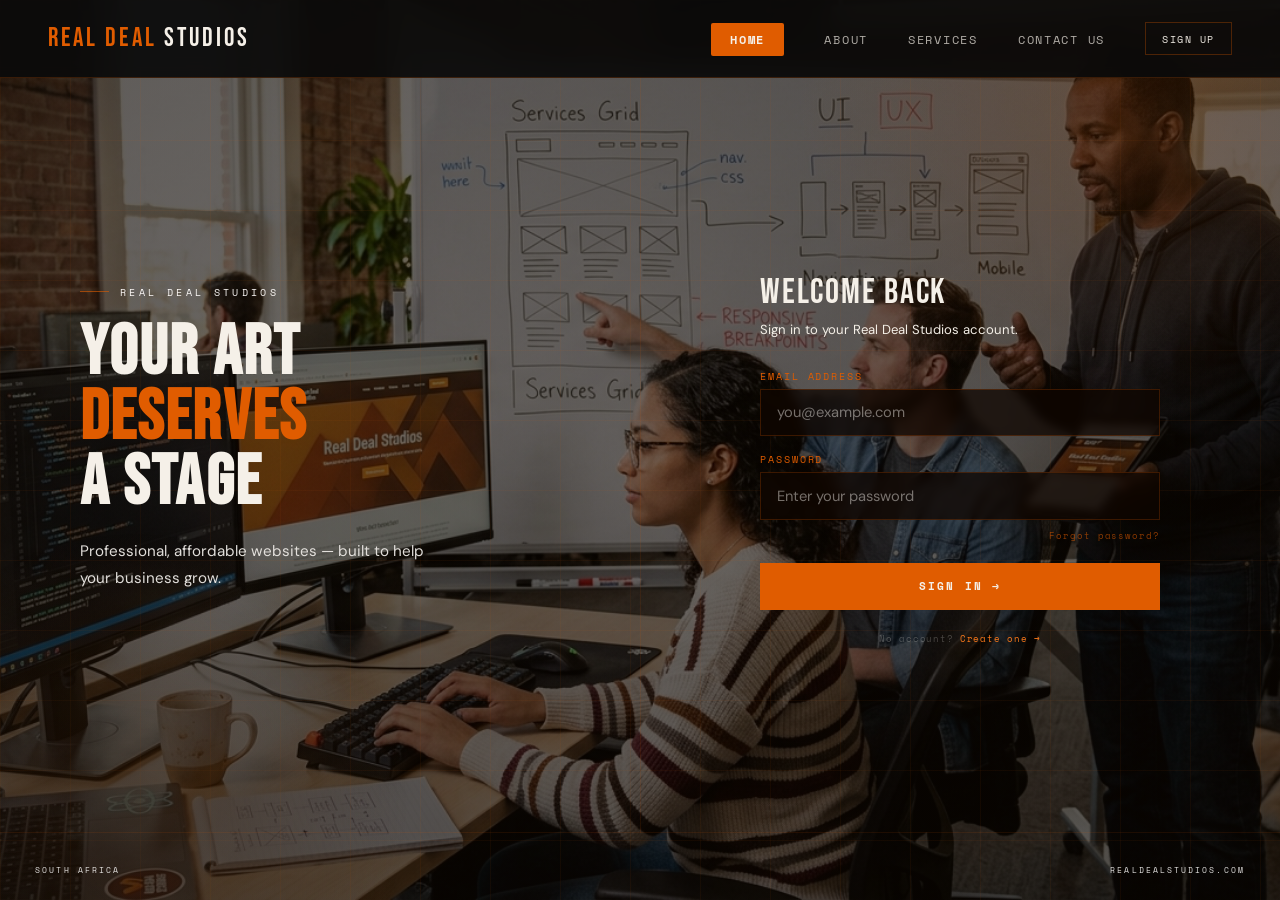
<file: INDEX.html>
<!DOCTYPE html>
<html lang="en">
<head>
  <meta charset="UTF-8"/>
  <meta name="viewport" content="width=device-width, initial-scale=1.0"/>
  <title>Real Deal Studios | Sign In</title>
  <meta name="description" content="Sign in or create your Real Deal Studios account."/>
  <link href="https://fonts.googleapis.com/css2?family=Bebas+Neue&family=DM+Sans:ital,wght@0,300;0,400;0,500;1,300&family=Space+Mono:wght@400;700&display=swap" rel="stylesheet"/>
  <style>
    :root {
      --orange:       #e05c00;
      --orange-light: #ff7a1a;
      --brown:        #3b2009;
      --brown-dark:   #1a0b02;
      --black:        #0a0a0a;
      --white:        #f5f0e8;
      --border:       rgba(224,92,0,0.22);
    }

    *, *::before, *::after { box-sizing: border-box; margin: 0; padding: 0; }
    html { height: 100%; }

    body {
      font-family: 'DM Sans', sans-serif;
      background: var(--brown-dark);
      min-height: 100vh;
      display: flex;
      flex-direction: column;
      position: relative;
      overflow-x: hidden;
    }

    body::before {
      content: '';
      position: fixed; inset: 0;
      background-image: url("team-photo.png");
      background-size: cover;
      background-position: center center;
      background-repeat: no-repeat;
      z-index: 0;
      pointer-events: none;
    }

    .bg-logo { display: none; }

    .bg-overlay {
      position: fixed; inset: 0;
      background:
        linear-gradient(rgba(10,5,1,0.45), rgba(10,5,1,0.50)),
        radial-gradient(ellipse 80% 70% at 50% 50%, rgba(26,11,2,0.2) 0%, rgba(10,5,1,0.4) 100%);
      z-index: 1;
      pointer-events: none;
    }

    .noise      { position: fixed; inset: 0; pointer-events: none; z-index: 2; opacity: 0.3; }
    .grid-overlay {
      position: fixed; inset: 0;
      background-image:
        linear-gradient(rgba(224,92,0,0.055) 1px, transparent 1px),
        linear-gradient(90deg, rgba(224,92,0,0.055) 1px, transparent 1px);
      background-size: 70px 70px;
      pointer-events: none; z-index: 3;
    }

    .orb { position: fixed; border-radius: 50%; pointer-events: none; z-index: 3; }
    .orb-1 {
      width: 700px; height: 700px; top: -260px; right: -200px;
      background: radial-gradient(circle, rgba(224,92,0,0.12) 0%, transparent 68%);
      animation: pulse1 7s ease-in-out infinite;
    }
    .orb-2 {
      width: 550px; height: 550px; bottom: -180px; left: -140px;
      background: radial-gradient(circle, rgba(59,32,9,0.4) 0%, transparent 70%);
      animation: pulse2 9s ease-in-out infinite;
    }
    @keyframes pulse1 { 0%,100%{transform:scale(1);opacity:.7} 50%{transform:scale(1.1) translate(-15px,12px);opacity:1} }
    @keyframes pulse2 { 0%,100%{transform:scale(1);opacity:.5} 50%{transform:scale(1.07) translate(12px,-18px);opacity:.75} }

    .h-line { position: fixed; left: 0; right: 0; height: 1px; background: rgba(224,92,0,0.1); z-index: 6; }
    .h-line-top    { top: 4.2rem; }
    .h-line-bottom { bottom: 4.2rem; }
    .v-divider {
      position: fixed; top: 4.2rem; bottom: 4.2rem; left: 50%;
      width: 1px; background: rgba(224,92,0,0.1); z-index: 6;
    }

    .corner-tag {
      position: fixed;
      font-family: 'Space Mono', monospace;
      font-size: 0.52rem; letter-spacing: 0.25em;
      text-transform: uppercase; color: rgba(254,253,252,0.892);
      z-index: 20; line-height: 1.7;
    }
    .corner-bl { bottom: 1.4rem; left: 2.2rem; }
    .corner-br { bottom: 1.4rem; right: 2.2rem; text-align: right; }

    /* ══════════════════════
       NAV
    ══════════════════════ */
    nav {
      position: fixed; top: 0; left: 0; right: 0; z-index: 500;
      display: flex; justify-content: space-between; align-items: center;
      padding: 1.4rem 3rem;
      border-bottom: 1px solid var(--border);
      background: rgba(10,10,10,0.92);
      backdrop-filter: blur(12px);
    }

    .nav-logo {
      font-family: 'Bebas Neue', sans-serif;
      font-size: 1.6rem; letter-spacing: 0.12em;
      color: var(--orange); text-decoration: none;
      flex-shrink: 0; position: relative; z-index: 600;
    }
    .nav-logo span { color: var(--white); }

    nav ul { display: flex; gap: 2.5rem; list-style: none; align-items: center; }

    nav ul a {
      color: var(--white); text-decoration: none;
      font-family: 'Space Mono', monospace;
      font-size: 0.72rem; letter-spacing: 0.15em;
      text-transform: uppercase; opacity: 0.7;
      transition: opacity 0.2s, color 0.2s;
    }
    nav ul a:hover { opacity: 1; color: var(--orange-light); }

    .nav-cta {
      background: var(--orange) !important;
      color: var(--white) !important;
      opacity: 1 !important;
      padding: 0.5rem 1.2rem;
      border-radius: 2px;
      font-weight: 700 !important;
      transition: background 0.2s !important;
    }
    .nav-cta:hover { background: var(--orange-light) !important; }

    /* Sign Up nav button — outlined, triggers signup tab */
    .nav-signup {
      font-family: 'Space Mono', monospace;
      font-size: 0.65rem; letter-spacing: 0.15em;
      text-transform: uppercase;
      color: var(--white) !important;
      border: 1px solid rgba(224,92,0,0.3);
      padding: 0.45rem 1rem;
      opacity: 1 !important;
      cursor: pointer;
      background: none;
      transition: color 0.2s, border-color 0.2s;
    }
    .nav-signup:hover { color: var(--orange) !important; border-color: var(--orange); }

    /* ── HAMBURGER ── */
    .nav-toggle {
      display: none; flex-direction: column; justify-content: center;
      align-items: center; gap: 5px; width: 42px; height: 42px;
      background: none; border: 1px solid rgba(224,92,0,0.35);
      cursor: pointer; padding: 9px; position: relative; z-index: 600;
    }
    .nav-toggle span {
      display: block; width: 20px; height: 1.5px;
      background: var(--white); border-radius: 1px;
      transition: transform 0.35s cubic-bezier(0.16,1,0.3,1), opacity 0.25s;
      transform-origin: center;
    }
    .nav-toggle.open span:nth-child(1) { transform: translateY(6.5px) rotate(45deg); }
    .nav-toggle.open span:nth-child(2) { opacity: 0; transform: scaleX(0); }
    .nav-toggle.open span:nth-child(3) { transform: translateY(-6.5px) rotate(-45deg); }
    .nav-backdrop { display: none; }

    /* ══════════════════════
       MAIN LAYOUT
    ══════════════════════ */
    .main-wrap {
      flex: 1;
      display: grid;
      grid-template-columns: 1fr 1fr;
      min-height: 100vh;
      position: relative;
      z-index: 10;
      padding-top: 5rem;
    }

    /* ── LEFT PANEL ── */
    .left-panel {
      display: flex; flex-direction: column;
      align-items: flex-start; justify-content: center;
      padding: 4rem 4rem 8rem 5rem;
    }

    .brand-label {
      font-family: 'Space Mono', monospace;
      font-size: 0.6rem; letter-spacing: 0.35em;
      text-transform: uppercase; color: rgb(251,248,246);
      margin-bottom: 1.4rem;
      display: flex; align-items: center; gap: 0.7rem;
      animation: fadeUp 0.8s 0.1s cubic-bezier(0.16,1,0.3,1) both;
    }
    .brand-label::before {
      content: ''; display: inline-block;
      width: 1.8rem; height: 1px; background: var(--orange); opacity: 0.6;
    }

    .left-headline {
      font-family: 'Bebas Neue', sans-serif;
      font-size: clamp(3.5rem, 5.5vw, 5.5rem);
      line-height: 0.92; letter-spacing: 0.03em;
      color: var(--white); margin-bottom: 1.4rem;
      animation: fadeUp 0.9s 0.2s cubic-bezier(0.16,1,0.3,1) both;
    }
    .left-headline em { font-style: normal; color: var(--orange); display: block; }

    .left-sub {
      font-size: 0.95rem; line-height: 1.75;
      color: rgba(229,226,221,0.984);
      max-width: 360px; margin-bottom: 2.5rem;
      animation: fadeUp 0.9s 0.32s cubic-bezier(0.16,1,0.3,1) both;
    }

    @keyframes fadeUp {
      0%   { opacity:0; transform:translateY(16px); }
      100% { opacity:1; transform:translateY(0); }
    }

    /* ── RIGHT PANEL ── */
    .right-panel {
      display: flex; flex-direction: column;
      align-items: center; justify-content: center;
      padding: 4rem 4.5rem 8rem;
    }

    .auth-card {
      width: 100%; max-width: 400px;
      animation: fadeUp 0.9s 0.2s cubic-bezier(0.16,1,0.3,1) both;
    }

    /* ── SINGLE PANEL — no tabs ── */
    .auth-panel { display: none; }
    .auth-panel.active { display: block; }

    .auth-heading {
      font-family: 'Bebas Neue', sans-serif;
      font-size: 2.2rem; letter-spacing: 0.05em;
      color: var(--white); margin-bottom: 0.3rem;
    }
    .auth-sub { font-size: 0.82rem; color: rgba(245,240,232,0.997); margin-bottom: 1.8rem; line-height: 1.6; }

    /* ── FORM ── */
    .auth-form { display: flex; flex-direction: column; gap: 1rem; }
    .form-group { display: flex; flex-direction: column; gap: 0.38rem; }
    .form-group label {
      font-family: 'Space Mono', monospace;
      font-size: 0.6rem; letter-spacing: 0.2em;
      text-transform: uppercase; color: var(--orange);
    }
    .form-group input {
      background: rgba(15,6,1,0.75);
      border: 1px solid var(--border);
      color: var(--white); padding: 0.8rem 1rem;
      font-family: 'DM Sans', sans-serif; font-size: 0.92rem;
      outline: none; transition: border-color 0.2s;
      width: 100%; border-radius: 0; appearance: none;
      backdrop-filter: blur(4px);
    }
    .form-group input::placeholder { color: rgba(245,240,232,0.45); }
    .form-group input:focus { border-color: var(--orange); background: rgba(20,8,1,0.85); }

    .pw-track { height: 3px; background: rgba(224,92,0,0.15); margin-top: 0.4rem; border-radius: 2px; overflow: hidden; }
    .pw-fill  { height: 100%; width: 0%; background: var(--orange); transition: width 0.3s, background 0.3s; border-radius: 2px; }
    .pw-lbl   { font-family: 'Space Mono', monospace; font-size: 0.55rem; letter-spacing: 0.12em; text-transform: uppercase; color: rgba(245,240,232,0.28); margin-top: 0.28rem; }

    .forgot-link {
      font-family: 'Space Mono', monospace; font-size: 0.58rem;
      letter-spacing: 0.1em; color: var(--orange); text-decoration: none;
      text-align: right; margin-top: -0.4rem; display: block;
      opacity: 0.6; transition: opacity 0.2s;
    }
    .forgot-link:hover { opacity: 1; }

    .btn-auth {
      width: 100%; padding: 0.95rem;
      background: var(--orange); color: var(--white); border: none;
      font-family: 'Space Mono', monospace; font-size: 0.68rem;
      letter-spacing: 0.2em; text-transform: uppercase; font-weight: 700;
      cursor: pointer; position: relative; overflow: hidden;
      transition: transform 0.2s, box-shadow 0.2s; margin-top: 0.3rem;
    }
    .btn-auth::before {
      content: ''; position: absolute; inset: 0;
      background: var(--orange-light); transform: translateX(-105%);
      transition: transform 0.3s cubic-bezier(0.16,1,0.3,1);
    }
    .btn-auth:hover::before { transform: translateX(0); }
    .btn-auth:hover { transform: translateY(-2px); box-shadow: 0 10px 32px rgba(224,92,0,0.28); }
    .btn-auth span { position: relative; z-index: 1; }
    .btn-auth:disabled { opacity: 0.55; cursor: not-allowed; transform: none; }

    .switch-note {
      margin-top: 1.4rem; text-align: center;
      font-family: 'Space Mono', monospace; font-size: 0.58rem;
      letter-spacing: 0.08em; color: rgba(245,240,232,0.25);
    }
    .switch-note a { color: var(--orange-light); text-decoration: none; cursor: pointer; }
    .switch-note a:hover { color: var(--orange); }

    .auth-success { display: none; text-align: center; padding: 2.5rem 0; }
    .success-icon { font-size: 2.5rem; color: var(--orange); font-family: 'Bebas Neue', sans-serif; margin-bottom: 0.8rem; }
    .auth-success h3 { font-family: 'Bebas Neue', sans-serif; font-size: 2rem; letter-spacing: 0.05em; color: var(--white); margin-bottom: 0.5rem; }
    .auth-success p  { font-size: 0.85rem; color: rgba(245,240,232,0.4); line-height: 1.7; }

    .transition-overlay {
      position: fixed; inset: 0; background: var(--brown);
      z-index: 1000; transform: translateY(100%); pointer-events: none;
    }
    .transition-overlay.go { animation: slideUp 0.65s cubic-bezier(0.76,0,0.24,1) forwards; }
    @keyframes slideUp { 0%{transform:translateY(100%)} 100%{transform:translateY(0)} }

    /* ── RESPONSIVE ── */
    @media (max-width: 900px) {
      nav { padding: 1.1rem 1.5rem; }
      .nav-toggle { display: flex; }
      nav ul {
        flex-direction: column; position: fixed;
        top: 0; right: -100%; width: min(300px,82vw); height: 100vh;
        background: rgba(8,4,1,0.97); backdrop-filter: blur(18px);
        border-left: 1px solid rgba(224,92,0,0.2);
        padding: 5.5rem 2rem 2.5rem; gap: 0;
        transition: right 0.4s cubic-bezier(0.16,1,0.3,1);
        z-index: 550; list-style: none; align-items: flex-start; overflow-y: auto;
      }
      nav ul.open { right: 0; }
      nav ul li { width: 100%; border-bottom: 1px solid rgba(224,92,0,0.1); }
      nav ul li:last-child { border-bottom: none; }
      nav ul a, nav ul button.nav-signup {
        display: block; padding: 1rem 0;
        font-size: 0.8rem; opacity: 1; color: rgba(245,240,232,0.65);
        width: 100%; text-align: left; border: none; background: none;
      }
      nav ul a.nav-cta { display: inline-block; margin-top: 1.2rem; padding: 0.65rem 1.4rem; }
      nav ul button.nav-signup { display: inline-block; margin-top: 0.5rem; padding: 0.6rem 1rem; border: 1px solid rgba(224,92,0,0.3); width: auto; }
      .nav-backdrop {
        display: block; position: fixed; inset: 0;
        background: rgba(0,0,0,0.6); z-index: 540;
        opacity: 0; pointer-events: none; transition: opacity 0.3s;
      }
      .nav-backdrop.open { opacity: 1; pointer-events: all; }
      .main-wrap { grid-template-columns: 1fr; padding-top: 4rem; }
      .left-panel { padding: 4rem 2rem 3rem; align-items: center; text-align: center; border-bottom: 1px solid rgba(224,92,0,0.1); }
      .brand-label { justify-content: center; }
      .left-sub { display: none; }
      .right-panel { padding: 3rem 2rem 5rem; }
      .v-divider { display: none; }
    }
  </style>
</head>
<body>

  <div class="bg-logo" aria-hidden="true"></div>
  <div class="bg-overlay" aria-hidden="true"></div>
  <div class="noise" aria-hidden="true"></div>
  <div class="grid-overlay" aria-hidden="true"></div>
  <div class="orb orb-1" aria-hidden="true"></div>
  <div class="orb orb-2" aria-hidden="true"></div>
  <div class="h-line h-line-top" aria-hidden="true"></div>
  <div class="h-line h-line-bottom" aria-hidden="true"></div>
  <div class="v-divider" aria-hidden="true"></div>

  <div class="corner-tag corner-bl">South Africa</div>
  <div class="corner-tag corner-br">realdealstudios.com</div>

  <div class="transition-overlay" id="overlay"></div>

  <!-- NAV -->
  <nav aria-label="Main navigation">
    <button class="nav-toggle" id="navToggle" aria-label="Open navigation menu" aria-expanded="false" aria-controls="navMenu">
      <span></span><span></span><span></span>
    </button>
    <div class="nav-backdrop" id="navBackdrop"></div>
    <a href="INDEX.html" class="nav-logo">Real Deal <span>Studios</span></a>
    <ul id="navMenu" role="list">
      <li><a href="INDEX.html" class="nav-cta">Home</a></li>
      <li><a href="ABOUT.html">About</a></li>
      <li><a href="SERVICES.html">Services</a></li>
      <li><a href="CONTACT.html">Contact Us</a></li>
      <!-- Sign Up button triggers the signup panel in the auth card -->
      <li>
        <button class="nav-signup" onclick="showPanel('signup')" aria-label="Create a new account">
          Sign Up
        </button>
      </li>
    </ul>
  </nav>

  <!-- MAIN CONTENT -->
  <div class="main-wrap">

    <!-- LEFT: COPY -->
    <div class="left-panel">
      <div class="brand-label">Real Deal Studios</div>
      <h1 class="left-headline">Your Art <em>Deserves</em> a Stage</h1>
      <p class="left-sub">Professional, affordable websites — built to help your business grow.</p>
    </div>

    <!-- RIGHT: AUTH FORMS — no tab bar, controlled by nav buttons -->
    <div class="right-panel">
      <div class="auth-card">

        <!-- SIGN IN PANEL — active by default -->
        <div class="auth-panel active" id="panel-signin" role="region" aria-label="Sign in form">
          <div id="signin-success" class="auth-success">
            <div class="success-icon" aria-hidden="true">✦</div>
            <h3>Welcome Back!</h3>
            <p>You're signed in. Taking you to the site…</p>
          </div>
          <div id="signin-form-wrap">
            <div class="auth-heading">Welcome Back</div>
            <div class="auth-sub">Sign in to your Real Deal Studios account.</div>
            <form class="auth-form" id="signinForm" novalidate>
              <div class="form-group">
                <label for="si-email">Email Address</label>
                <input type="email" id="si-email" placeholder="you@example.com" required autocomplete="email"/>
              </div>
              <div class="form-group">
                <label for="si-password">Password</label>
                <input type="password" id="si-password" placeholder="Enter your password" required autocomplete="current-password"/>
              </div>
              <a href="#" class="forgot-link" onclick="showForgot(event)">Forgot password?</a>
              <button type="submit" class="btn-auth"><span>Sign In →</span></button>
            </form>
            <div class="switch-note">No account? <a onclick="showPanel('signup')">Create one →</a></div>
          </div>
        </div>

        <!-- SIGN UP PANEL — shown when nav Sign Up is clicked -->
        <div class="auth-panel" id="panel-signup" role="region" aria-label="Sign up form">
          <div id="signup-success" class="auth-success">
            <div class="success-icon" aria-hidden="true">✦</div>
            <h3>You're In!</h3>
            <p>Account created. Check your email — we'll be in touch soon.</p>
          </div>
          <div id="signup-form-wrap">
            <div class="auth-heading">Get Started</div>
            <div class="auth-sub">Create your free Real Deal Studios account.</div>
            <form class="auth-form" id="signupForm" novalidate>
              <div class="form-group">
                <label for="su-name">Full Name</label>
                <input type="text" id="su-name" placeholder="e.g. Sipho Dlamini" required autocomplete="name"/>
              </div>
              <div class="form-group">
                <label for="su-email">Email Address</label>
                <input type="email" id="su-email" placeholder="you@example.com" required autocomplete="email"/>
              </div>
              <div class="form-group">
                <label for="su-password">Password</label>
                <input type="password" id="su-password" placeholder="Create a strong password" required autocomplete="new-password" oninput="checkStrength(this.value)"/>
                <div class="pw-track"><div class="pw-fill" id="pwBar"></div></div>
                <div class="pw-lbl" id="pwLbl">Enter a password</div>
              </div>
              <div class="form-group">
                <label for="su-confirm">Confirm Password</label>
                <input type="password" id="su-confirm" placeholder="Repeat your password" required autocomplete="new-password"/>
              </div>
              <button type="submit" class="btn-auth"><span>Create Account →</span></button>
            </form>
            <div class="switch-note">Already have an account? <a onclick="showPanel('signin')">Sign in →</a></div>
          </div>
        </div>

      </div>
    </div>

  </div>

  <script>
    /* ── PANEL SWITCHER — replaces old tab switcher ── */
    function showPanel(panel) {
      document.getElementById('panel-signin').classList.toggle('active', panel === 'signin');
      document.getElementById('panel-signup').classList.toggle('active', panel === 'signup');
      // Close mobile menu if open
      closeMenu();
    }

    /* ── PASSWORD STRENGTH ── */
    function checkStrength(val) {
      let s = 0;
      if (val.length >= 8)          s++;
      if (/[A-Z]/.test(val))        s++;
      if (/[0-9]/.test(val))        s++;
      if (/[^A-Za-z0-9]/.test(val)) s++;
      const lvl = [
        { pct: '0%',   col: 'rgba(224,92,0,0.2)', txt: 'Enter a password' },
        { pct: '25%',  col: '#e05c00',             txt: 'Weak'             },
        { pct: '50%',  col: '#e05c00',             txt: 'Fair'             },
        { pct: '75%',  col: '#ff7a1a',             txt: 'Good'             },
        { pct: '100%', col: '#4caf50',             txt: 'Strong ✓'         },
      ][s];
      document.getElementById('pwBar').style.width      = lvl.pct;
      document.getElementById('pwBar').style.background = lvl.col;
      document.getElementById('pwLbl').textContent      = lvl.txt;
    }

    /* ── PAGE TRANSITION ── */
    function goTo(url) {
      document.getElementById('overlay').classList.add('go');
      setTimeout(() => window.location.href = url, 650);
    }

    /* ── SIGN IN ── */
    document.getElementById('signinForm').addEventListener('submit', function(e) {
      e.preventDefault();
      const email    = document.getElementById('si-email').value.trim();
      const password = document.getElementById('si-password').value;
      if (!email || !password) { alert('Please fill in your email and password.'); return; }
      const btn = this.querySelector('.btn-auth');
      btn.disabled = true;
      btn.querySelector('span').textContent = 'Signing in…';
      setTimeout(() => {
        document.getElementById('signin-form-wrap').style.display = 'none';
        document.getElementById('signin-success').style.display   = 'block';
        setTimeout(() => goTo('INDEX.html'), 1600);
      }, 1200);
    });

    /* ── SIGN UP ── */
    document.getElementById('signupForm').addEventListener('submit', function(e) {
      e.preventDefault();
      const name     = document.getElementById('su-name').value.trim();
      const email    = document.getElementById('su-email').value.trim();
      const password = document.getElementById('su-password').value;
      const confirm  = document.getElementById('su-confirm').value;
      if (!name || !email || !password || !confirm) { alert('Please fill in all fields.'); return; }
      if (password !== confirm) {
        const c = document.getElementById('su-confirm');
        c.style.borderColor = 'var(--orange)';
        c.value = '';
        c.placeholder = 'Passwords do not match';
        return;
      }
      if (password.length < 8) { alert('Password must be at least 8 characters.'); return; }
      const btn = this.querySelector('.btn-auth');
      btn.disabled = true;
      btn.querySelector('span').textContent = 'Creating account…';
      setTimeout(() => {
        document.getElementById('signup-form-wrap').style.display = 'none';
        document.getElementById('signup-success').style.display   = 'block';
      }, 1300);
    });

    /* ── FORGOT PASSWORD ── */
    function showForgot(e) {
      e.preventDefault();
      const email = document.getElementById('si-email').value.trim();
      if (email) { alert('A reset link has been sent to ' + email + '.'); }
      else { alert('Enter your email address first, then click "Forgot password?".'); }
    }

    /* ── HAMBURGER ── */
    const toggle   = document.getElementById('navToggle');
    const menu     = document.getElementById('navMenu');
    const backdrop = document.getElementById('navBackdrop');

    function openMenu()  { menu.classList.add('open'); backdrop.classList.add('open'); toggle.classList.add('open'); toggle.setAttribute('aria-expanded','true');  document.body.style.overflow='hidden'; }
    function closeMenu() { menu.classList.remove('open'); backdrop.classList.remove('open'); toggle.classList.remove('open'); toggle.setAttribute('aria-expanded','false'); document.body.style.overflow=''; }

    toggle.addEventListener('click', () => menu.classList.contains('open') ? closeMenu() : openMenu());
    backdrop.addEventListener('click', closeMenu);
    menu.querySelectorAll('a').forEach(l => l.addEventListener('click', closeMenu));
    document.addEventListener('keydown', e => { if (e.key === 'Escape') closeMenu(); });

    /* ── Check URL param to open signup directly ── */
    if (new URLSearchParams(window.location.search).get('tab') === 'signup') {
      showPanel('signup');
    }
  </script>
</body>
</html>
</file>
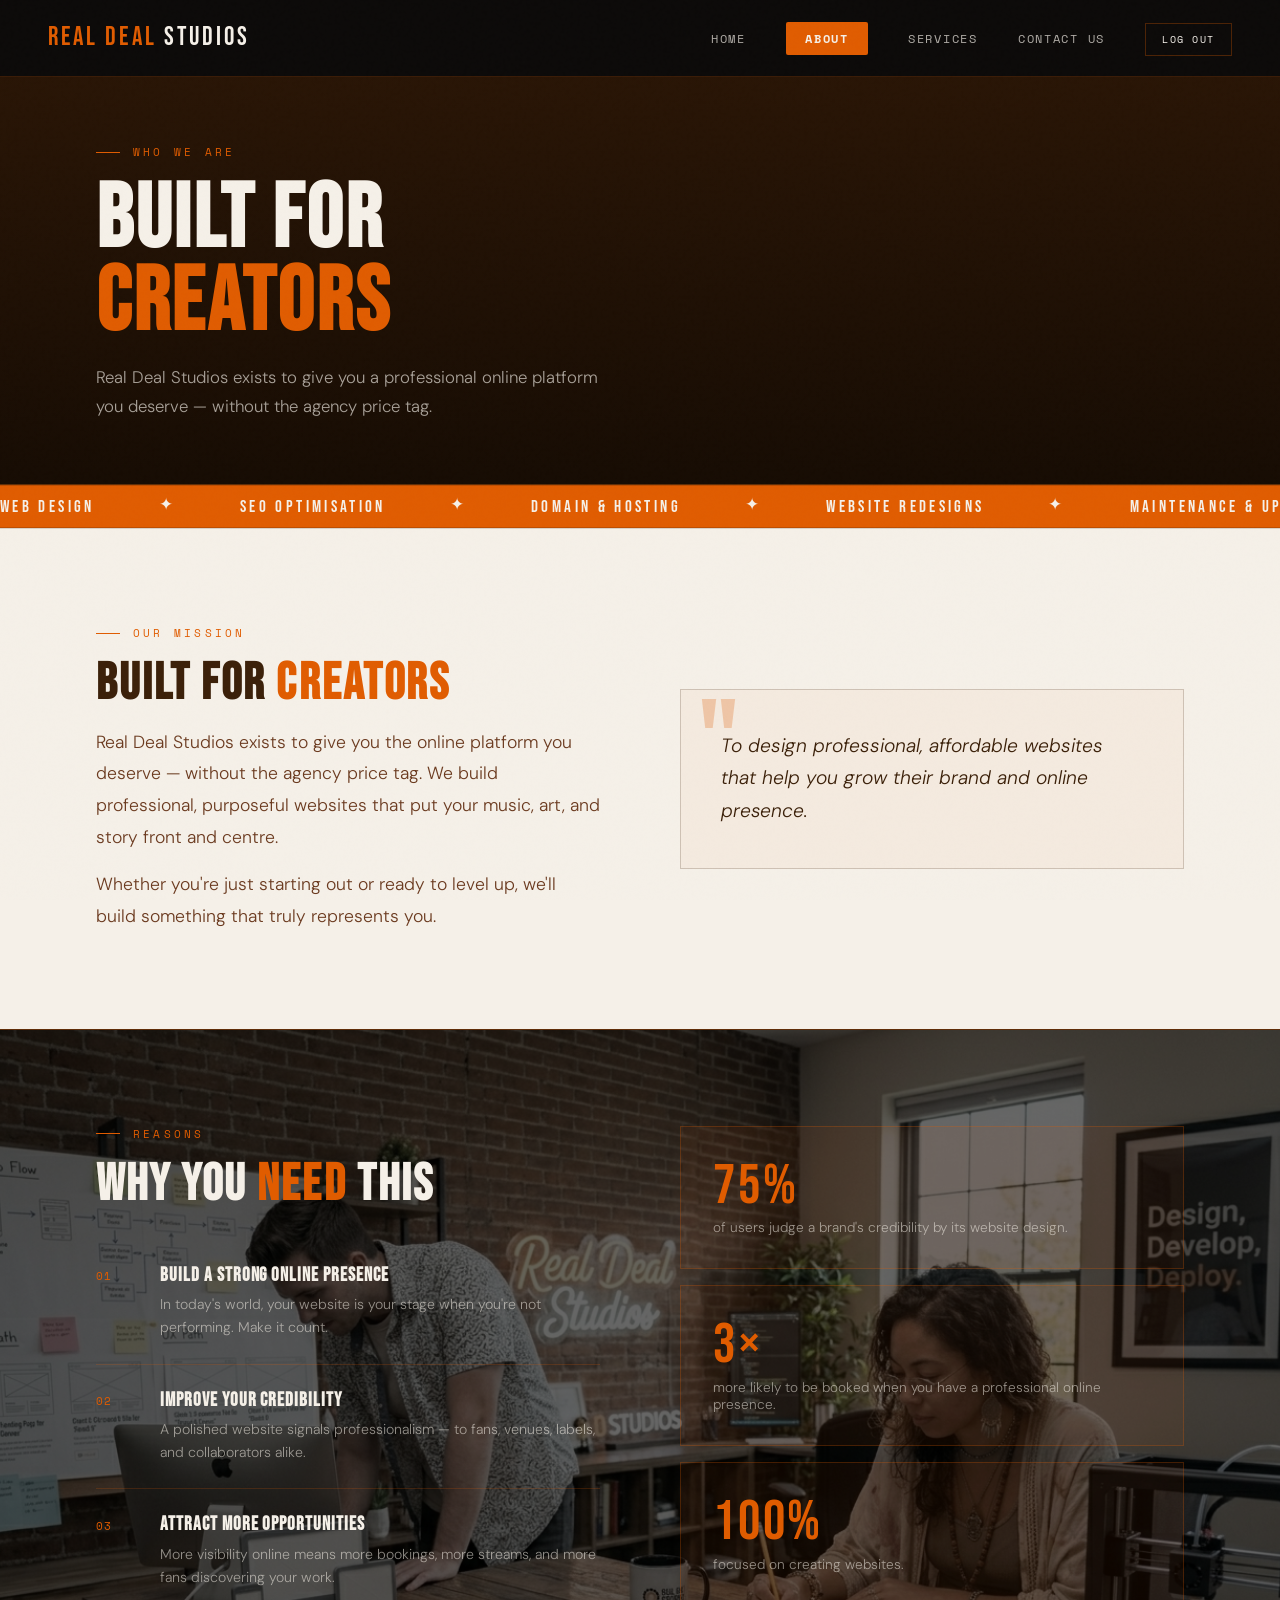
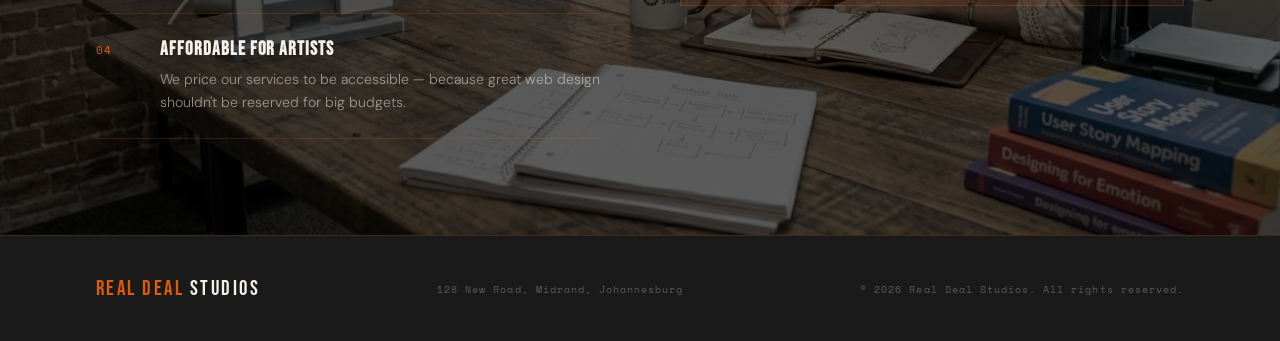
<file: ABOUT.html>
<!DOCTYPE html>
<html lang="en">
<head>
  <meta charset="UTF-8"/>
  <meta name="viewport" content="width=device-width, initial-scale=1.0"/>
  <title>About | Real Deal Studios</title>
  <meta name="description" content="Learn about Real Deal Studios — a South African web design studio built for creatives, artists, and musicians who deserve a professional online presence."/>
  <link href="https://fonts.googleapis.com/css2?family=Bebas+Neue&family=DM+Sans:ital,wght@0,300;0,400;0,500;1,300&family=Space+Mono:wght@400;700&display=swap" rel="stylesheet"/>
  <link rel="stylesheet" href="STYLE.css"/>
</head>
<body>

  <!-- NAV -->
  <nav aria-label="Main navigation">
    <button class="nav-toggle" id="navToggle" aria-label="Open navigation menu" aria-expanded="false" aria-controls="navMenu">
      <span></span><span></span><span></span>
    </button>
    <div class="nav-backdrop" id="navBackdrop"></div>
    <a href="INDEX.html" class="nav-logo">Real Deal <span>Studios</span></a>
    <ul id="navMenu" role="list">
      <li><a href="INDEX.html">Home</a></li>
      <li><a href="ABOUT.html" class="nav-cta" aria-current="page">About</a></li>
      <li><a href="SERVICES.html">Services</a></li>
      <li><a href="CONTACT.html">Contact Us</a></li>
      <li><a href="AUTH.html" class="nav-signout" id="signOutBtn" aria-label="Sign out of your account">Log Out</a></li>
    </ul>
  </nav>

  <!-- PAGE HERO -->
  <div class="page-hero" role="banner">
    <div class="grid-bg" aria-hidden="true"></div>
    <div class="page-hero-bg" aria-hidden="true"></div>
    <div class="page-hero-overlay" aria-hidden="true"></div>
    <div class="section-label">Who We Are</div>
    <h1>Built for <em>Creators</em></h1>
    <p>Real Deal Studios exists to give you a professional online platform you deserve — without the agency price tag.</p>
  </div>

  <!-- TICKER -->
  <div class="ticker-wrap" aria-hidden="true">
    <div class="ticker-inner">
      <span>WEB DESIGN</span><span class="ticker-dot">✦</span>
      <span>SEO OPTIMISATION</span><span class="ticker-dot">✦</span>
      <span>DOMAIN &amp; HOSTING</span><span class="ticker-dot">✦</span>
      <span>WEBSITE REDESIGNS</span><span class="ticker-dot">✦</span>
      <span>MAINTENANCE &amp; UPDATES</span><span class="ticker-dot">✦</span>
      <span>BRAND GROWTH</span><span class="ticker-dot">✦</span>
      <span>WEB DESIGN</span><span class="ticker-dot">✦</span>
      <span>SEO OPTIMISATION</span><span class="ticker-dot">✦</span>
      <span>DOMAIN &amp; HOSTING</span><span class="ticker-dot">✦</span>
      <span>WEBSITE REDESIGNS</span><span class="ticker-dot">✦</span>
      <span>MAINTENANCE &amp; UPDATES</span><span class="ticker-dot">✦</span>
      <span>BRAND GROWTH</span><span class="ticker-dot">✦</span>
    </div>
  </div>

  <!-- MISSION -->
  <section id="mission" aria-labelledby="mission-heading">
    <div class="mission-text">
      <div class="section-label">Our Mission</div>
      <h2 id="mission-heading">Built for <span style="color:var(--orange)">Creators</span></h2>
      <p>Real Deal Studios exists to give you the online platform you deserve — without the agency price tag. We build professional, purposeful websites that put your music, art, and story front and centre.</p>
      <p style="margin-top:1rem;">Whether you're just starting out or ready to level up, we'll build something that truly represents you.</p>
    </div>
    <div class="mission-quote">
      <blockquote>To design professional, affordable websites that help you grow their brand and online presence.</blockquote>
    </div>
  </section>

  <!-- WHY -->
  <section id="why" aria-labelledby="why-heading">
    <div>
      <div class="section-label">Reasons</div>
      <h2 id="why-heading">Why You <span style="color:var(--orange)">Need</span> This</h2>
      <div class="why-list">
        <div class="why-item">
          <div class="why-num" aria-hidden="true">01</div>
          <div>
            <h4>Build a Strong Online Presence</h4>
            <p>In today's world, your website is your stage when you're not performing. Make it count.</p>
          </div>
        </div>
        <div class="why-item">
          <div class="why-num" aria-hidden="true">02</div>
          <div>
            <h4>Improve Your Credibility</h4>
            <p>A polished website signals professionalism — to fans, venues, labels, and collaborators alike.</p>
          </div>
        </div>
        <div class="why-item">
          <div class="why-num" aria-hidden="true">03</div>
          <div>
            <h4>Attract More Opportunities</h4>
            <p>More visibility online means more bookings, more streams, and more fans discovering your work.</p>
          </div>
        </div>
        <div class="why-item">
          <div class="why-num" aria-hidden="true">04</div>
          <div>
            <h4>Affordable for Artists</h4>
            <p>We price our services to be accessible — because great web design shouldn't be reserved for big budgets.</p>
          </div>
        </div>
      </div>
    </div>
    <div class="why-visual" aria-label="Key statistics">
      <div class="stat-box">
        <div class="stat-num">75%</div>
        <div class="stat-label">of users judge a brand's credibility by its website design.</div>
      </div>
      <div class="stat-box">
        <div class="stat-num">3×</div>
        <div class="stat-label">more likely to be booked when you have a professional online presence.</div>
      </div>
      <div class="stat-box">
        <div class="stat-num">100%</div>
        <div class="stat-label">focused on creating websites.</div>
      </div>
    </div>
  </section>

  <!-- FOOTER -->
  <footer>
    <a href="INDEX.html" class="footer-logo">Real Deal <span>Studios</span></a>
    <p>128 New Road, Midrand, Johannesburg</p>
    <p>© 2026 Real Deal Studios. All rights reserved.</p>
  </footer>

  <script src="SCRIPT.js"></script>
</body>
</html>
</file>
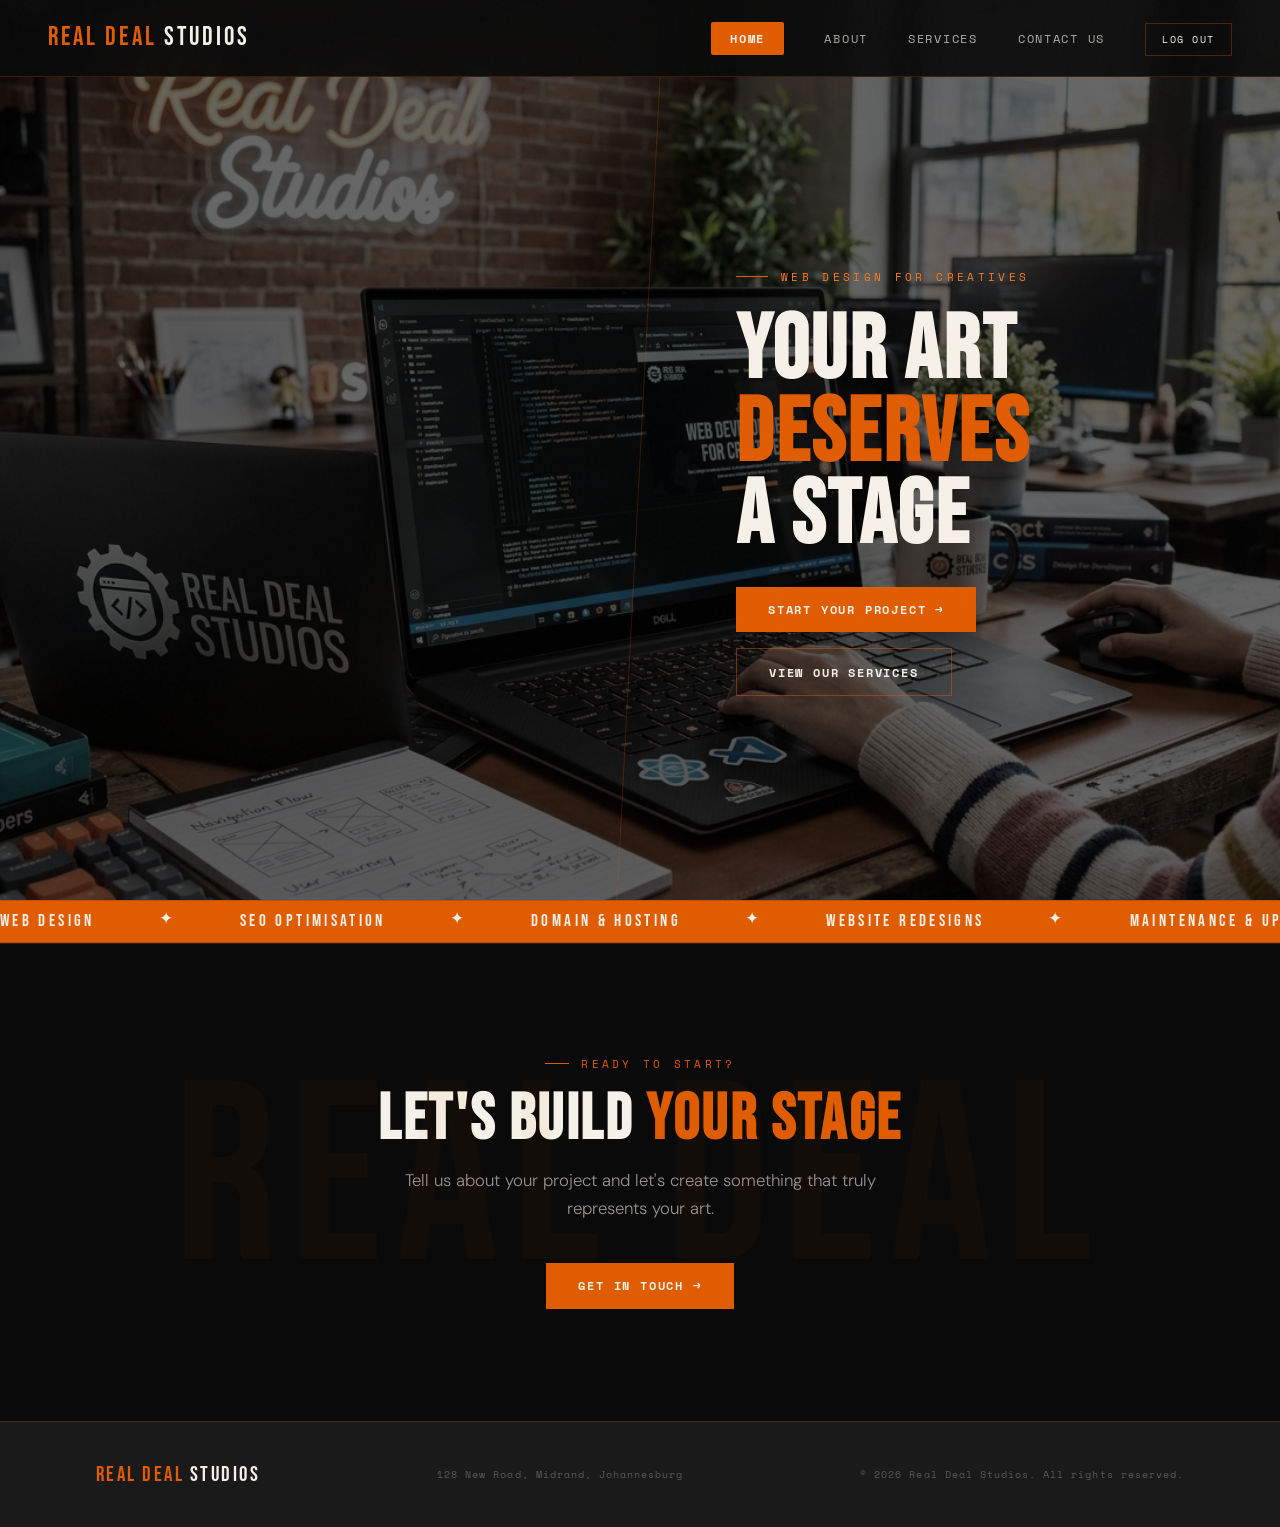
<file: AUTH.html>
<!DOCTYPE html>
<html lang="en">
<head>
  <meta charset="UTF-8"/>
  <meta name="viewport" content="width=device-width, initial-scale=1.0"/>
  <title>Real Deal Studios | Web Design for Creatives</title>
  <meta name="description" content="Real Deal Studios builds professional, affordable websites for artists, musicians, and creatives in South Africa. Get found online and grow your brand."/>
  <link href="https://fonts.googleapis.com/css2?family=Bebas+Neue&family=DM+Sans:ital,wght@0,300;0,400;0,500;1,300&family=Space+Mono:wght@400;700&display=swap" rel="stylesheet"/>
  <link rel="stylesheet" href="STYLE.css"/>
</head>
<body>

  <!-- NAV -->
  <nav aria-label="Main navigation">
    <button class="nav-toggle" id="navToggle" aria-label="Open navigation menu" aria-expanded="false" aria-controls="navMenu">
      <span></span><span></span><span></span>
    </button>
    <div class="nav-backdrop" id="navBackdrop"></div>
    <a href="INDEX.html" class="nav-logo">Real Deal <span>Studios</span></a>
    <ul id="navMenu" role="list">
      <li><a href="INDEX.html" class="nav-cta" aria-current="page">Home</a></li>
      <li><a href="ABOUT.html">About</a></li>
      <li><a href="SERVICES.html">Services</a></li>
      <li><a href="CONTACT.html">Contact Us</a></li>
      <li><a href="AUTH.html" class="nav-signout" id="signOutBtn" aria-label="Sign out of your account">Log Out</a></li>
    </ul>
  </nav>

  <!-- HERO -->
  <section id="hero" aria-label="Hero — Your Art Deserves a Stage">
    <div class="grid-bg" aria-hidden="true"></div>
    <div class="hero-divider" aria-hidden="true"></div>
    <div class="hero-left">
      <div class="hero-tag fade-up">Web Design for Creatives</div>
      <h1 class="fade-up delay-1">Your Art <em>Deserves</em> a Stage</h1>
      <div class="btn-group fade-up delay-3">
        <a href="CONTACT.html" class="btn-primary">Start Your Project →</a>
        <a href="SERVICES.html" class="btn-outline">View Our Services</a>
      </div>
    </div>
  </section>

  <!-- TICKER -->
  <div class="ticker-wrap" aria-hidden="true">
    <div class="ticker-inner">
      <span>WEB DESIGN</span><span class="ticker-dot">✦</span>
      <span>SEO OPTIMISATION</span><span class="ticker-dot">✦</span>
      <span>DOMAIN &amp; HOSTING</span><span class="ticker-dot">✦</span>
      <span>WEBSITE REDESIGNS</span><span class="ticker-dot">✦</span>
      <span>MAINTENANCE &amp; UPDATES</span><span class="ticker-dot">✦</span>
      <span>BRAND GROWTH</span><span class="ticker-dot">✦</span>
      <span>WEB DESIGN</span><span class="ticker-dot">✦</span>
      <span>SEO OPTIMISATION</span><span class="ticker-dot">✦</span>
      <span>DOMAIN &amp; HOSTING</span><span class="ticker-dot">✦</span>
      <span>WEBSITE REDESIGNS</span><span class="ticker-dot">✦</span>
      <span>MAINTENANCE &amp; UPDATES</span><span class="ticker-dot">✦</span>
      <span>BRAND GROWTH</span><span class="ticker-dot">✦</span>
    </div>
  </div>

  <!-- CTA -->
  <section id="cta">
    <div class="section-label" style="justify-content:center;">Ready to Start?</div>
    <h2>Let's Build <span style="color:var(--orange)">Your Stage</span></h2>
    <p>Tell us about your project and let's create something that truly represents your art.</p>
    <div class="btn-group" style="justify-content:center;">
      <a href="CONTACT.html" class="btn-primary">Get in Touch →</a>
    </div>
  </section>

  <footer>
    <a href="INDEX.html" class="footer-logo">Real Deal <span>Studios</span></a>
    <p>128 New Road, Midrand, Johannesburg</p>
    <p>© 2026 Real Deal Studios. All rights reserved.</p>
  </footer>

  <script src="SCRIPT.js"></script>
</body>
</html>
</file>
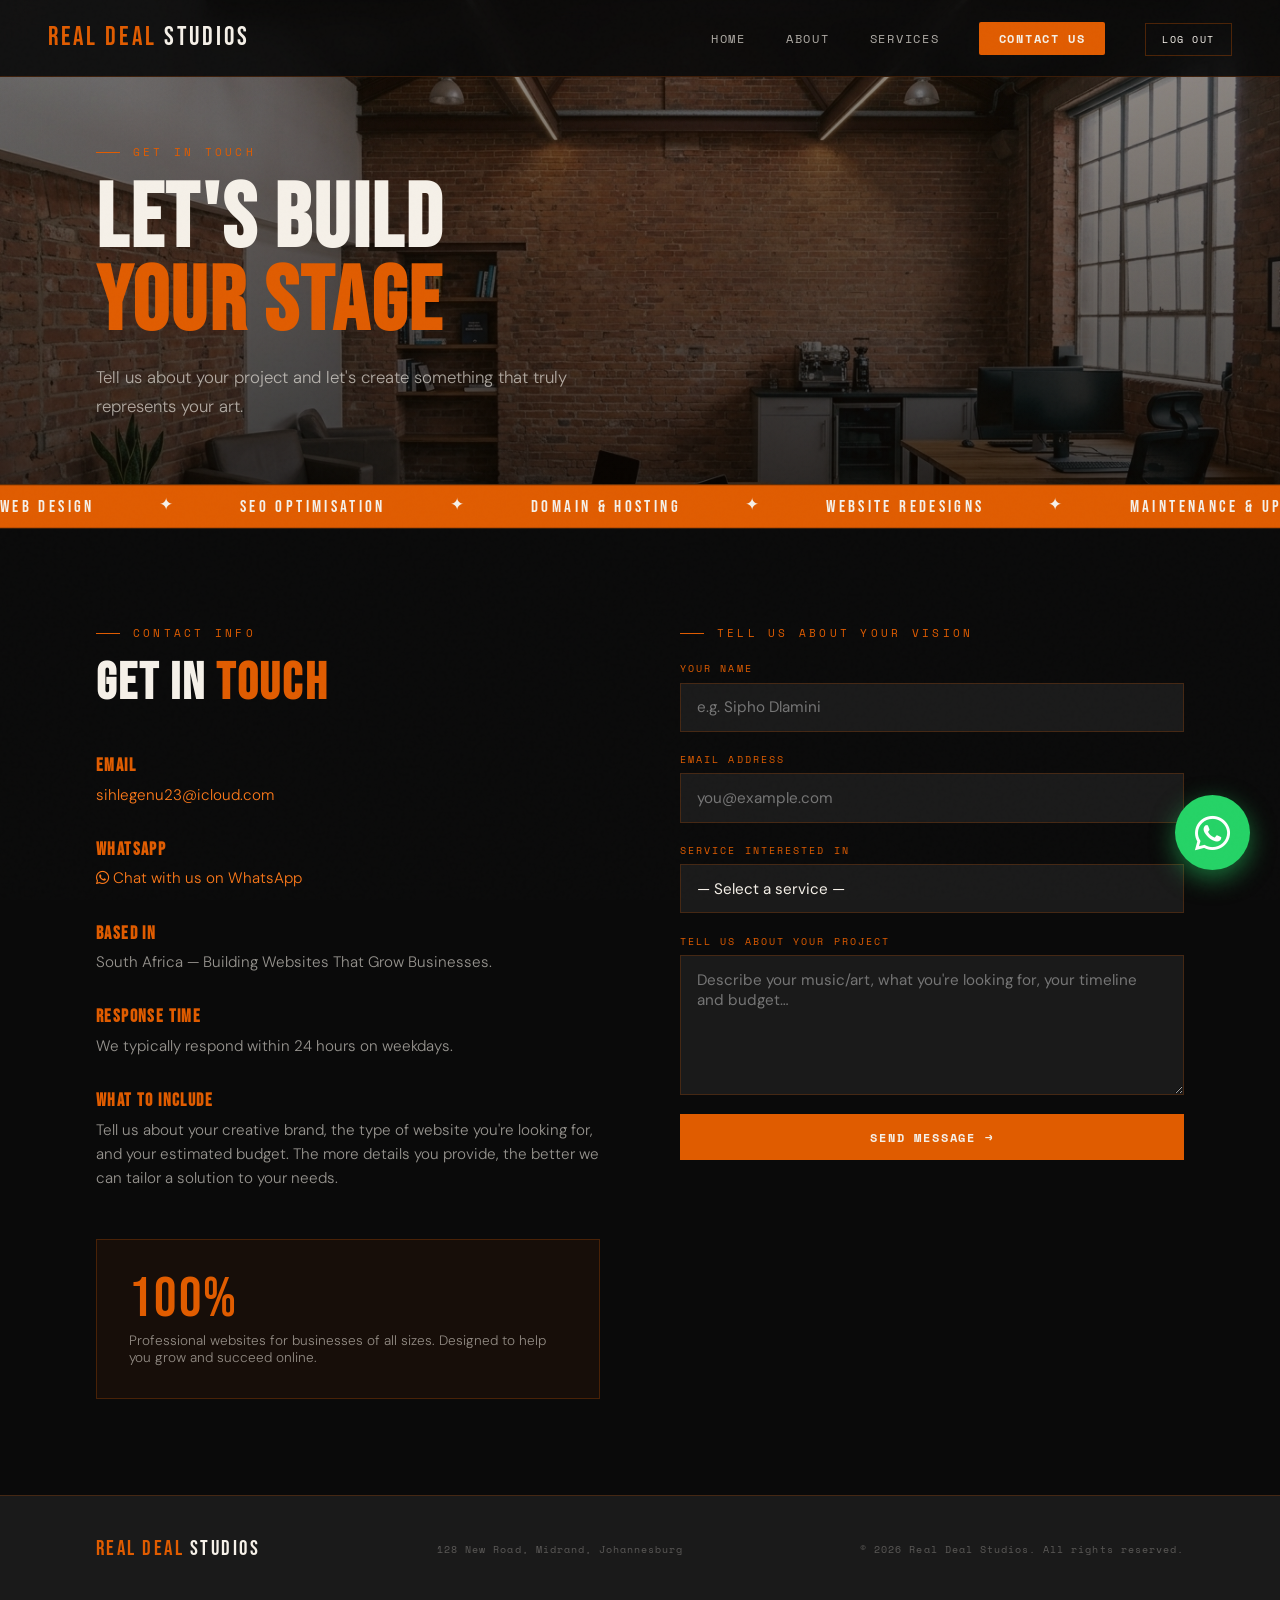
<file: CONTACT.html>
<!DOCTYPE html>
<html lang="en">
<head>
  <link rel="stylesheet" href="https://cdnjs.cloudflare.com/ajax/libs/font-awesome/6.5.1/css/all.min.css"/>
  <meta charset="UTF-8"/>
  <meta name="viewport" content="width=device-width, initial-scale=1.0"/>
  <title>Contact | Real Deal Studios</title>
  <meta name="description" content="Get in touch with Real Deal Studios. Tell us about your project and we'll build a website that truly represents your art. Based in South Africa."/>
  <link href="https://fonts.googleapis.com/css2?family=Bebas+Neue&family=DM+Sans:ital,wght@0,300;0,400;0,500;1,300&family=Space+Mono:wght@400;700&display=swap" rel="stylesheet"/>
  <link rel="stylesheet" href="STYLE.css"/>
</head>
<body>

  <!-- NAV -->
  <nav aria-label="Main navigation">
    <button class="nav-toggle" id="navToggle" aria-label="Open navigation menu" aria-expanded="false" aria-controls="navMenu">
      <span></span><span></span><span></span>
    </button>
    <div class="nav-backdrop" id="navBackdrop"></div>
    <a href="INDEX.html" class="nav-logo">Real Deal <span>Studios</span></a>
    <ul id="navMenu" role="list">
      <li><a href="INDEX.html">Home</a></li>
      <li><a href="ABOUT.html">About</a></li>
      <li><a href="SERVICES.html">Services</a></li>
      <li><a href="CONTACT.html" class="nav-cta" aria-current="page">Contact Us</a></li>
      <li><a href="AUTH.html" class="nav-signout" id="signOutBtn" aria-label="Sign out of your account">Log Out</a></li>
    </ul>
  </nav>

  <!-- PAGE HERO -->
  <div class="page-hero contact-hero" role="banner">
    <div class="page-hero-bg" aria-hidden="true"></div>
    <div class="page-hero-overlay" aria-hidden="true"></div>
    <div class="section-label">Get in Touch</div>
    <h1>Let's Build <em>Your Stage</em></h1>
    <p>Tell us about your project and let's create something that truly represents your art.</p>
  </div>

  <!-- TICKER -->
  <div class="ticker-wrap" aria-hidden="true">
    <div class="ticker-inner">
      <span>WEB DESIGN</span><span class="ticker-dot">✦</span>
      <span>SEO OPTIMISATION</span><span class="ticker-dot">✦</span>
      <span>DOMAIN &amp; HOSTING</span><span class="ticker-dot">✦</span>
      <span>WEBSITE REDESIGNS</span><span class="ticker-dot">✦</span>
      <span>MAINTENANCE &amp; UPDATES</span><span class="ticker-dot">✦</span>
      <span>BRAND GROWTH</span><span class="ticker-dot">✦</span>
      <span>WEB DESIGN</span><span class="ticker-dot">✦</span>
      <span>SEO OPTIMISATION</span><span class="ticker-dot">✦</span>
      <span>DOMAIN &amp; HOSTING</span><span class="ticker-dot">✦</span>
      <span>WEBSITE REDESIGNS</span><span class="ticker-dot">✦</span>
      <span>MAINTENANCE &amp; UPDATES</span><span class="ticker-dot">✦</span>
      <span>BRAND GROWTH</span><span class="ticker-dot">✦</span>
    </div>
  </div>

  <!-- CONTACT SECTION -->
  <section aria-labelledby="contact-heading" style="background:var(--black); border-top:1px solid var(--border);">
    <div class="contact-grid">

      <!-- INFO -->
      <div class="contact-info">
        <div>
          <div class="section-label">Contact Info</div>
          <h2 id="contact-heading">Get in <span style="color:var(--orange)">Touch</span></h2>
        </div>
        <div class="contact-item">
          <h4>Email</h4>
          <p><a href="mailto:sihlegenu23@icloud.com">sihlegenu23@icloud.com</a></p>
        </div>
        <div class="contact-item">
          <h4>WhatsApp</h4>
          <p>
            <a href="https://wa.me/27732723384" target="_blank" rel="noopener noreferrer" class="whatsapp-link" aria-label="Chat with Real Deal Studios on WhatsApp">
              <i class="fab fa-whatsapp" aria-hidden="true"></i> Chat with us on WhatsApp
            </a>
          </p>
        </div>
        <div class="contact-item">
          <h4>Based In</h4>
          <p>South Africa — Building Websites That Grow Businesses.</p>
        </div>
        <div class="contact-item">
          <h4>Response Time</h4>
          <p>We typically respond within 24 hours on weekdays.</p>
        </div>
        <div class="contact-item">
          <h4>What to Include</h4>
          <p>Tell us about your creative brand, the type of website you're looking for, and your estimated budget. The more details you provide, the better we can tailor a solution to your needs.</p>
        </div>
        <div style="margin-top:1rem;">
          <div class="stat-box">
            <div class="stat-num">100%</div>
            <div class="stat-label">Professional websites for businesses of all sizes. Designed to help you grow and succeed online.</div>
          </div>
        </div>
      </div>

      <!-- FORM -->
      <div>
        <div class="section-label">Tell Us About Your Vision</div>
        <form id="contactForm" class="contact-form" style="margin-top:1rem;" novalidate>
          <div class="form-group">
            <label for="name">Your Name</label>
            <input type="text" id="name" name="name" placeholder="e.g. Sipho Dlamini" required autocomplete="name"/>
          </div>
          <div class="form-group">
            <label for="email">Email Address</label>
            <input type="email" id="email" name="email" placeholder="you@example.com" required autocomplete="email"/>
          </div>
          <div class="form-group">
            <label for="service">Service Interested In</label>
            <select id="service" name="service">
              <option value="">— Select a service —</option>
              <option>Website Design &amp; Development</option>
              <option>Redesign &amp; Upgrade</option>
              <option>SEO Optimisation</option>
              <option>Domain &amp; Hosting Setup</option>
              <option>Maintenance &amp; Updates</option>
              <option>Not sure yet</option>
            </select>
          </div>
          <div class="form-group">
            <label for="message">Tell Us About Your Project</label>
            <textarea id="message" name="message" placeholder="Describe your music/art, what you're looking for, your timeline and budget…" required></textarea>
          </div>
          <button type="submit" class="btn-primary" style="width:100%; justify-content:center;">
            Send Message →
          </button>
        </form>
      </div>

    </div>
  </section>

  <!-- WHATSAPP FLOATING BUTTON -->
  <a href="https://wa.me/27732723384" class="whatsapp-popup" target="_blank" rel="noopener noreferrer" aria-label="Chat with us on WhatsApp">
    <i class="fab fa-whatsapp" aria-hidden="true"></i>
  </a>

  <!-- FOOTER -->
  <footer>
    <a href="INDEX.html" class="footer-logo">Real Deal <span>Studios</span></a>
    <p>128 New Road, Midrand, Johannesburg</p>
    <p>© 2026 Real Deal Studios. All rights reserved.</p>
  </footer>

  <script src="SCRIPT.js"></script>
</body>
</html>
</file>
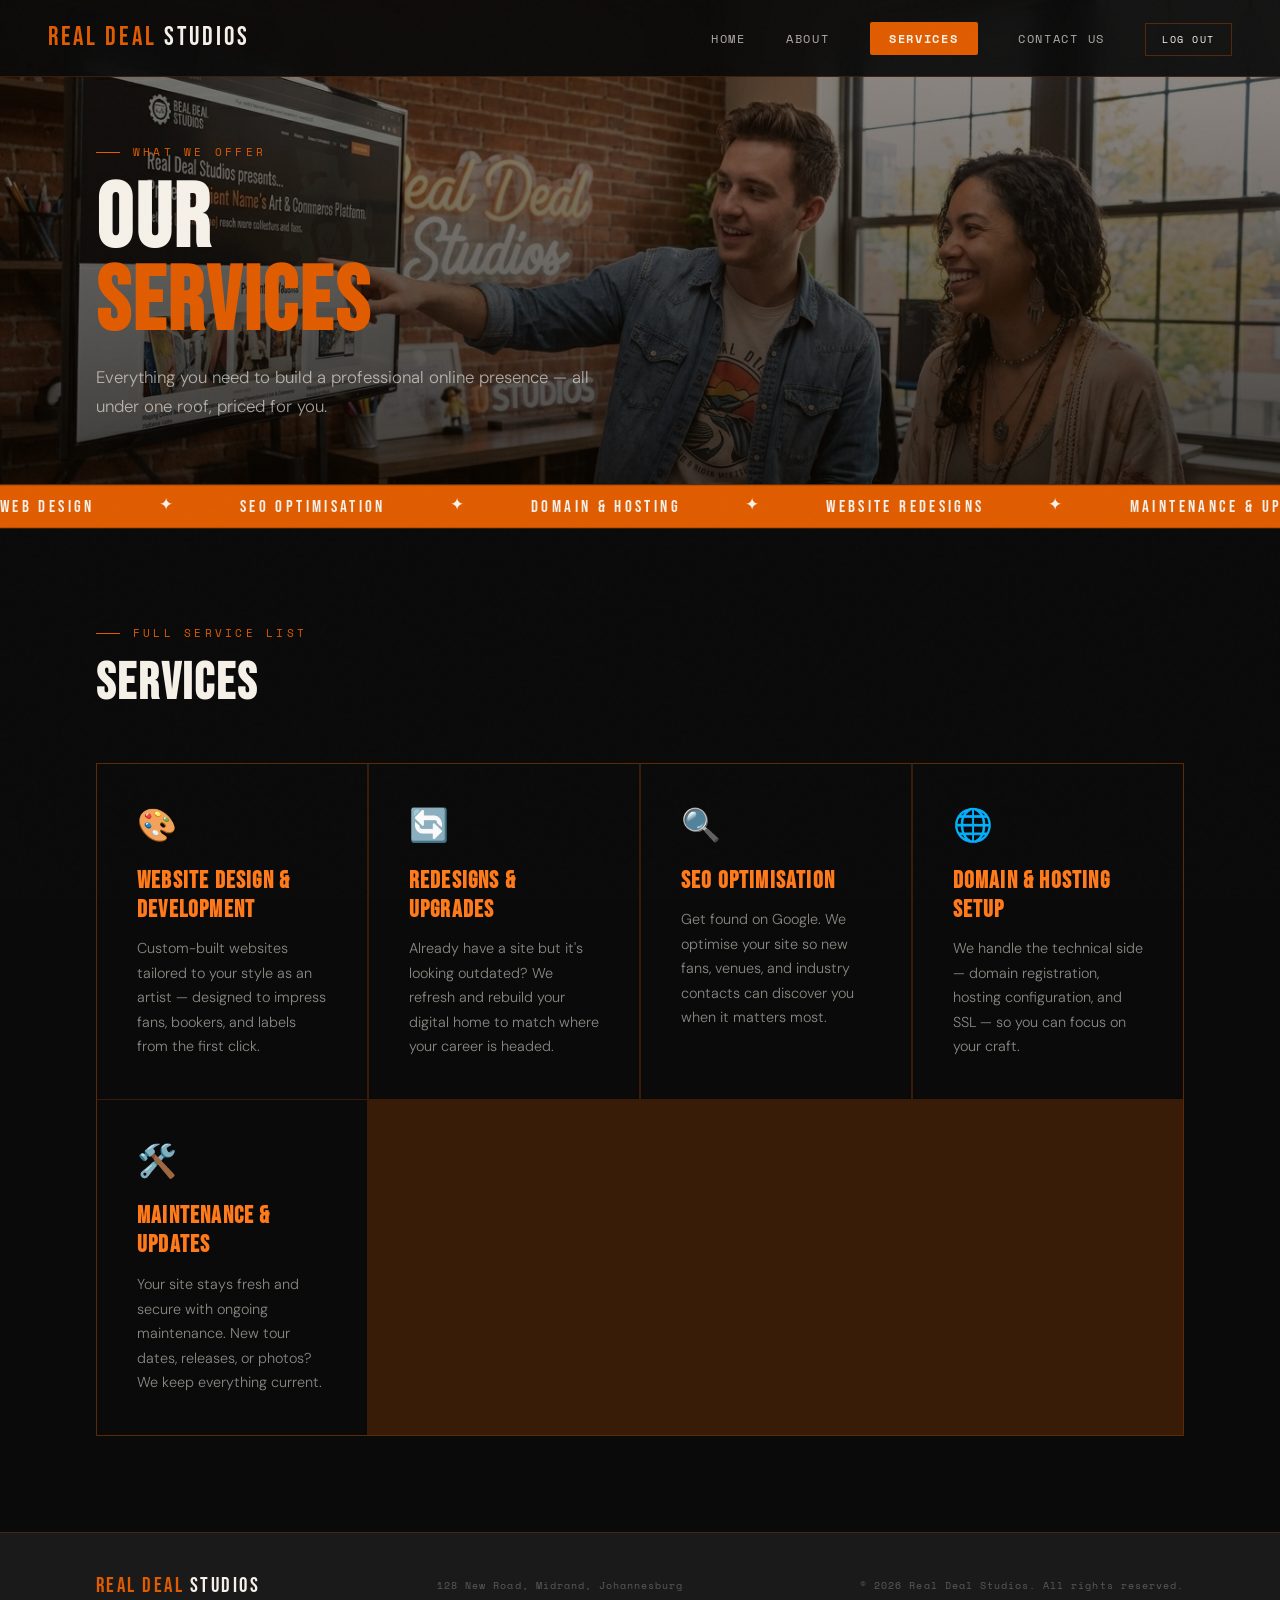
<file: SERVICES.html>
<!DOCTYPE html>
<html lang="en">
<head>
  <meta charset="UTF-8"/>
  <meta name="viewport" content="width=device-width, initial-scale=1.0"/>
  <title>Services | Real Deal Studios</title>
  <meta name="description" content="Explore Real Deal Studios' services — web design, SEO optimisation, domain and hosting setup, redesigns, and ongoing maintenance for creatives in South Africa."/>
  <link href="https://fonts.googleapis.com/css2?family=Bebas+Neue&family=DM+Sans:ital,wght@0,300;0,400;0,500;1,300&family=Space+Mono:wght@400;700&display=swap" rel="stylesheet"/>
  <link rel="stylesheet" href="STYLE.css"/>
</head>
<body>

  <!-- NAV -->
  <nav aria-label="Main navigation">
    <button class="nav-toggle" id="navToggle" aria-label="Open navigation menu" aria-expanded="false" aria-controls="navMenu">
      <span></span><span></span><span></span>
    </button>
    <div class="nav-backdrop" id="navBackdrop"></div>
    <a href="INDEX.html" class="nav-logo">Real Deal <span>Studios</span></a>
    <ul id="navMenu" role="list">
      <li><a href="INDEX.html">Home</a></li>
      <li><a href="ABOUT.html">About</a></li>
      <li><a href="SERVICES.html" class="nav-cta" aria-current="page">Services</a></li>
      <li><a href="CONTACT.html">Contact Us</a></li>
      <li><a href="AUTH.html" class="nav-signout" id="signOutBtn" aria-label="Sign out of your account">Log Out</a></li>
    </ul>
  </nav>

  <!-- PAGE HERO -->
  <div class="page-hero services-hero" role="banner">
    <div class="page-hero-bg" aria-hidden="true"></div>
    <div class="page-hero-overlay" aria-hidden="true"></div>
    <div class="section-label">What We Offer</div>
    <h1>Our <em>Services</em></h1>
    <p>Everything you need to build a professional online presence — all under one roof, priced for you.</p>
  </div>

  <!-- TICKER -->
  <div class="ticker-wrap" aria-hidden="true">
    <div class="ticker-inner">
      <span>WEB DESIGN</span><span class="ticker-dot">✦</span>
      <span>SEO OPTIMISATION</span><span class="ticker-dot">✦</span>
      <span>DOMAIN &amp; HOSTING</span><span class="ticker-dot">✦</span>
      <span>WEBSITE REDESIGNS</span><span class="ticker-dot">✦</span>
      <span>MAINTENANCE &amp; UPDATES</span><span class="ticker-dot">✦</span>
      <span>BRAND GROWTH</span><span class="ticker-dot">✦</span>
      <span>WEB DESIGN</span><span class="ticker-dot">✦</span>
      <span>SEO OPTIMISATION</span><span class="ticker-dot">✦</span>
      <span>DOMAIN &amp; HOSTING</span><span class="ticker-dot">✦</span>
      <span>WEBSITE REDESIGNS</span><span class="ticker-dot">✦</span>
      <span>MAINTENANCE &amp; UPDATES</span><span class="ticker-dot">✦</span>
      <span>BRAND GROWTH</span><span class="ticker-dot">✦</span>
    </div>
  </div>

  <!-- SERVICES GRID -->
  <section id="services" aria-labelledby="services-heading">
    <div class="section-label">Full Service List</div>
    <h2 id="services-heading">Services</h2>
    <div class="services-grid">
      <article class="service-card">
        <span class="service-icon" aria-hidden="true">🎨</span>
        <h3>Website Design &amp; Development</h3>
        <p>Custom-built websites tailored to your style as an artist — designed to impress fans, bookers, and labels from the first click.</p>
      </article>
      <article class="service-card">
        <span class="service-icon" aria-hidden="true">🔄</span>
        <h3>Redesigns &amp; Upgrades</h3>
        <p>Already have a site but it's looking outdated? We refresh and rebuild your digital home to match where your career is headed.</p>
      </article>
      <article class="service-card">
        <span class="service-icon" aria-hidden="true">🔍</span>
        <h3>SEO Optimisation</h3>
        <p>Get found on Google. We optimise your site so new fans, venues, and industry contacts can discover you when it matters most.</p>
      </article>
      <article class="service-card">
        <span class="service-icon" aria-hidden="true">🌐</span>
        <h3>Domain &amp; Hosting Setup</h3>
        <p>We handle the technical side — domain registration, hosting configuration, and SSL — so you can focus on your craft.</p>
      </article>
      <article class="service-card">
        <span class="service-icon" aria-hidden="true">🛠️</span>
        <h3>Maintenance &amp; Updates</h3>
        <p>Your site stays fresh and secure with ongoing maintenance. New tour dates, releases, or photos? We keep everything current.</p>
      </article>
    </div>
  </section>

  <!-- FOOTER -->
  <footer>
    <a href="INDEX.html" class="footer-logo">Real Deal <span>Studios</span></a>
    <p>128 New Road, Midrand, Johannesburg</p>
    <p>© 2026 Real Deal Studios. All rights reserved.</p>
  </footer>

  <script src="SCRIPT.js"></script>
</body>
</html>
</file>
<file: STYLE.css>
/* ═══════════════════════════
   REAL DEAL STUDIOS — STYLE.css
═══════════════════════════ */

:root {
  --black: #0a0a0a; --white: #f5f0e8;
  --orange: #e05c00; --ol: #ff7a1a;
  --op: rgba(224,92,0,0.06);
  --brown: #3b2009; --bm: #6b3a1f;
  --mid: #1a1a1a; --border: rgba(224,92,0,0.22);
  --fb: 'Bebas Neue', sans-serif;
  --fm: 'Space Mono', monospace;
  --fd: 'DM Sans', sans-serif;
}

*,*::before,*::after { box-sizing: border-box; margin: 0; padding: 0; }
html { scroll-behavior: smooth; height: 100%; }

body {
  background: var(--black); color: var(--white);
  font-family: var(--fd); font-weight: 300;
  overflow-x: hidden; min-height: 100vh;
}

body::after {
  content: ''; position: fixed; inset: 0;
  background-image: url("data:image/svg+xml,%3Csvg viewBox='0 0 256 256' xmlns='http://www.w3.org/2000/svg'%3E%3Cfilter id='n'%3E%3CfeTurbulence type='fractalNoise' baseFrequency='0.9' numOctaves='4' stitchTiles='stitch'/%3E%3C/filter%3E%3Crect width='100%25' height='100%25' filter='url(%23n)' opacity='0.04'/%3E%3C/svg%3E");
  pointer-events: none; z-index: 9999; opacity: 0.4;
}

/* ── NAV ── */
nav {
  position: fixed; top: 0; left: 0; right: 0; z-index: 500;
  display: flex; justify-content: space-between; align-items: center;
  padding: 1.4rem 3rem; border-bottom: 1px solid var(--border);
  background: rgba(10,10,10,0.92); backdrop-filter: blur(12px);
}
.nav-logo { font-family: var(--fb); font-size: 1.6rem; letter-spacing: 0.12em; color: var(--orange); text-decoration: none; flex-shrink: 0; position: relative; z-index: 600; }
.nav-logo span { color: var(--white); }
nav ul { display: flex; gap: 2.5rem; list-style: none; align-items: center; }
nav ul a { color: var(--white); text-decoration: none; font-family: var(--fm); font-size: 0.72rem; letter-spacing: 0.15em; text-transform: uppercase; opacity: 0.7; transition: opacity 0.2s, color 0.2s; }
nav ul a:hover, nav ul a.active { opacity: 1; color: var(--ol); }
.nav-cta { background: var(--orange) !important; color: var(--white) !important; opacity: 1 !important; padding: 0.5rem 1.2rem; border-radius: 2px; font-weight: 700 !important; transition: background 0.2s !important; }
.nav-cta:hover { background: var(--ol) !important; }
.nav-signout { font-family: var(--fm); font-size: 0.65rem; letter-spacing: 0.15em; text-transform: uppercase; color: rgb(253,248,241) !important; border: 1px solid rgba(224,92,0,0.3); padding: 0.45rem 1rem; opacity: 1 !important; transition: color 0.2s, border-color 0.2s; }
.nav-signout:hover { color: var(--orange) !important; border-color: var(--orange); }

/* ── HAMBURGER ── */
.nav-toggle { display: none; flex-direction: column; justify-content: center; align-items: center; gap: 5px; width: 42px; height: 42px; background: none; border: 1px solid rgba(224,92,0,0.35); cursor: pointer; padding: 9px; position: relative; z-index: 600; }
.nav-toggle span { display: block; width: 20px; height: 1.5px; background: var(--white); border-radius: 1px; transition: transform 0.35s cubic-bezier(0.16,1,0.3,1), opacity 0.25s; transform-origin: center; }
.nav-toggle.open span:nth-child(1) { transform: translateY(6.5px) rotate(45deg); }
.nav-toggle.open span:nth-child(2) { opacity: 0; transform: scaleX(0); }
.nav-toggle.open span:nth-child(3) { transform: translateY(-6.5px) rotate(-45deg); }
.nav-backdrop { display: none; }

/* ── BUTTONS ── */
.btn-group { display: flex; gap: 1rem; flex-wrap: wrap; }
.btn-primary, .btn-outline { font-family: var(--fm); font-size: 0.75rem; letter-spacing: 0.15em; text-transform: uppercase; font-weight: 700; cursor: pointer; text-decoration: none; display: inline-flex; align-items: center; gap: 0.6rem; padding: 0.9rem 2rem; transition: transform 0.2s, background 0.2s, border-color 0.2s, color 0.2s; }
.btn-primary { background: var(--orange); color: var(--white); border: none; }
.btn-primary:hover { transform: translateY(-2px); background: var(--ol); }
.btn-outline { background: transparent; color: var(--white); border: 1px solid rgba(224,92,0,0.45); }
.btn-outline:hover { border-color: var(--orange); color: var(--ol); }

/* ── SECTIONS ── */
section { padding: 6rem; }
.section-label { font-family: var(--fm); font-size: 0.68rem; letter-spacing: 0.3em; text-transform: uppercase; color: var(--orange); margin-bottom: 1.2rem; display: flex; align-items: center; gap: 0.8rem; }
.section-label::before { content: ''; display: inline-block; width: 1.5rem; height: 1px; background: var(--orange); }

h1, h2 { font-family: var(--fb); line-height: 0.92; color: var(--white); }
h1 { font-size: clamp(4rem,7vw,7rem); letter-spacing: 0.03em; margin-bottom: 1.8rem; }
h1 em { font-style: normal; color: var(--orange); display: block; }
h2 { font-size: clamp(2.8rem,4vw,4rem); letter-spacing: 0.04em; margin-bottom: 1rem; }

/* ── PAGE HERO ── */
.page-hero { min-height: 42vh; display: flex; flex-direction: column; justify-content: flex-end; padding: 9rem 6rem 4rem; background: var(--brown); position: relative; overflow: hidden; border-bottom: 1px solid var(--border); }
.page-hero h1 { font-size: clamp(3.5rem,7vw,6.5rem); position: relative; z-index: 2; margin-bottom: 0; }
.page-hero h1 em { color: var(--orange); }
.page-hero p { font-size: 1.05rem; color: rgba(245,240,232,0.65); max-width: 520px; margin-top: 1.2rem; line-height: 1.7; position: relative; z-index: 2; }
.page-hero .section-label { position: relative; z-index: 2; }
.page-hero-bg { position: absolute; inset: 0; background-size: cover; background-position: center top; background-repeat: no-repeat; z-index: 0; }
.page-hero-overlay { position: absolute; inset: 0; z-index: 1; pointer-events: none; background: linear-gradient(to bottom, rgba(26,11,2,0.45), rgba(10,5,1,0.75)); }

.about-hero    .page-hero-bg { background-image: url("about.png"); }
.services-hero .page-hero-bg { background-image: url("services.png"); }
.why-hero      .page-hero-bg { background-image: url("real.png"); filter: saturate(0.6) brightness(0.4); }
.contact-hero  .page-hero-bg { background-image: url("office.png"); }

/* ── INDEX HERO ── */
#hero { min-height: 100vh; display: grid; grid-template-columns: 1fr 1fr; position: relative; overflow: hidden; background: var(--brown); }
#hero::before { content: ''; position: absolute; inset: 0; background: url("studioimage.png") center/cover no-repeat; filter: saturate(0.6) brightness(0.4); z-index: 0; }
.hero-left { display: flex; flex-direction: column; justify-content: center; padding: 10rem 4rem 6rem 6rem; position: relative; z-index: 2; }
.hero-tag { font-family: var(--fm); font-size: 0.7rem; letter-spacing: 0.3em; text-transform: uppercase; color: var(--ol); margin-bottom: 1.6rem; display: flex; align-items: center; gap: 0.8rem; }
.hero-tag::before { content: ''; display: inline-block; width: 2rem; height: 1px; background: var(--orange); }
.hero-sub { font-size: 1.05rem; line-height: 1.7; color: rgba(245,240,232,0.65); max-width: 440px; margin-bottom: 2.8rem; }
.hero-right { position: relative; display: flex; align-items: center; justify-content: center; overflow: hidden; z-index: 2; }
.hero-divider { position: absolute; top: 0; bottom: 0; left: 50%; width: 1px; background: var(--border); transform: rotate(3deg) scaleY(1.2); }

/* ── TICKER ── */
.ticker-wrap { overflow: hidden; background: var(--orange); padding: 0.65rem 0; border-top: 1px solid rgba(0,0,0,0.15); border-bottom: 1px solid rgba(0,0,0,0.15); }
.ticker-inner { display: flex; animation: ticker 22s linear infinite; white-space: nowrap; }
.ticker-inner span { font-family: var(--fb); font-size: 1.05rem; letter-spacing: 0.2em; color: var(--white); padding-right: 4rem; }
.ticker-dot { color: var(--brown); font-size: 1.3rem; line-height: 1; }
@keyframes ticker { to { transform: translateX(-50%); } }

/* ── MISSION ── */
#mission { background: var(--white); color: var(--brown); display: grid; grid-template-columns: 1fr 1fr; gap: 5rem; align-items: center; border-top: 1px solid rgba(59,32,9,0.15); }
#mission .section-label { color: var(--orange); }
#mission .section-label::before { background: var(--orange); }
#mission h2 { color: var(--brown); }
.mission-text p { font-size: 1.1rem; line-height: 1.8; color: var(--bm); margin-top: 1.2rem; }
.mission-quote { position: relative; padding: 2.5rem; border: 1px solid rgba(59,32,9,0.2); background: rgba(224,92,0,0.04); }
.mission-quote::before { content: '"'; font-family: var(--fb); font-size: 8rem; line-height: 0.7; color: var(--orange); opacity: 0.25; position: absolute; top: 1rem; left: 1rem; }
.mission-quote blockquote { font-family: var(--fd); font-size: 1.2rem; font-style: italic; line-height: 1.7; color: var(--brown); position: relative; z-index: 1; }

/* ── SERVICES ── */
#services { border-top: 1px solid var(--border); background: var(--black); }
#services h2 { margin-bottom: 3.5rem; }
.services-grid { display: grid; grid-template-columns: repeat(auto-fit,minmax(260px,1fr)); gap: 1.5px; background: var(--border); border: 1px solid var(--border); }
.service-card { background: var(--black); padding: 2.5rem; transition: background 0.3s; position: relative; overflow: hidden; }
.service-card::after { content: ''; position: absolute; bottom: 0; left: 0; right: 0; height: 2px; background: var(--orange); transform: scaleX(0); transition: transform 0.35s ease; }
.service-card:hover { background: var(--op); }
.service-card:hover::after { transform: scaleX(1); }
.service-icon { font-size: 2rem; margin-bottom: 1.2rem; display: block; }
.service-card h3 { font-family: var(--fb); font-size: 1.5rem; letter-spacing: 0.05em; color: var(--ol); margin-bottom: 0.8rem; }
.service-card p { font-size: 0.9rem; line-height: 1.7; color: rgba(245,240,232,0.55); }

/* ── WHY ── */
#why { background: var(--brown); border-top: 1px solid var(--border); display: grid; grid-template-columns: 1fr 1fr; gap: 5rem; align-items: start; position: relative; }
#why::before { content: ''; position: absolute; inset: 0; background: url("deal.png") center/cover no-repeat; filter: saturate(0.6) brightness(0.4); z-index: 0; }
#why > * { position: relative; z-index: 1; }
#why h2 { color: var(--white); }
.why-list { margin-top: 2rem; }
.why-item { display: flex; gap: 1.5rem; padding: 1.5rem 0; border-bottom: 1px solid rgba(224,92,0,0.2); }
.why-num { font-family: var(--fm); font-size: 0.7rem; color: var(--orange); letter-spacing: 0.1em; min-width: 2.5rem; padding-top: 0.2rem; }
.why-item h4 { font-family: var(--fb); font-size: 1.2rem; letter-spacing: 0.05em; margin-bottom: 0.4rem; color: var(--white); }
.why-item p { font-size: 0.88rem; line-height: 1.65; color: rgba(245,240,232,0.55); }
.why-visual { display: flex; flex-direction: column; gap: 1rem; }
.stat-box { border: 1px solid rgba(224,92,0,0.25); padding: 2rem; background: rgba(224,92,0,0.06); }
.stat-num { font-family: var(--fb); font-size: 3.5rem; letter-spacing: 0.05em; color: var(--orange); line-height: 1; }
.stat-label { font-size: 0.85rem; color: rgba(245,240,232,0.55); margin-top: 0.3rem; }

/* ── CTA ── */
#cta { text-align: center; border-top: 1px solid var(--border); padding: 7rem 6rem; position: relative; overflow: hidden; background: var(--black); }
#cta::before { content: 'REAL DEAL'; font-family: var(--fb); font-size: 20vw; position: absolute; top: 50%; left: 50%; transform: translate(-50%,-50%); color: rgba(224,92,0,0.04); white-space: nowrap; pointer-events: none; letter-spacing: 0.05em; }
#cta h2 { font-size: clamp(3rem,5vw,5rem); margin-bottom: 1rem; }
#cta p { font-size: 1.05rem; color: rgba(245,240,232,0.6); max-width: 500px; margin: 0 auto 2.5rem; line-height: 1.7; }

/* ── CONTACT ── */
.contact-grid { display: grid; grid-template-columns: 1fr 1fr; gap: 5rem; align-items: start; }
.contact-info { display: flex; flex-direction: column; gap: 2rem; }
.contact-item h4 { font-family: var(--fb); font-size: 1.1rem; color: var(--orange); letter-spacing: 0.08em; margin-bottom: 0.4rem; }
.contact-item p { font-size: 0.95rem; color: rgba(245,240,232,0.6); line-height: 1.6; }
.contact-item a { color: var(--ol); text-decoration: none; }
.contact-item a:hover { color: var(--orange); }
.contact-form { display: flex; flex-direction: column; gap: 1.2rem; }
.form-group { display: flex; flex-direction: column; gap: 0.4rem; }
.form-group label { font-family: var(--fm); font-size: 0.65rem; letter-spacing: 0.2em; text-transform: uppercase; color: var(--orange); }
.form-group input, .form-group textarea, .form-group select { background: var(--mid); border: 1px solid var(--border); color: var(--white); padding: 0.85rem 1rem; font-family: var(--fd); font-size: 0.95rem; outline: none; transition: border-color 0.2s; width: 100%; border-radius: 0; appearance: none; }
.form-group input:focus, .form-group textarea:focus, .form-group select:focus { border-color: var(--orange); }
.form-group textarea { resize: vertical; min-height: 140px; }
.form-group select option { background: var(--mid); }

/* ── ABOUT ── */
.about-grid { display: grid; grid-template-columns: 1fr 1fr; gap: 5rem; align-items: center; }
.about-values { margin-top: 3rem; }
.value-item { display: flex; gap: 1.5rem; padding: 1.5rem 0; border-bottom: 1px solid var(--border); }
.value-icon { font-size: 1.5rem; min-width: 2.5rem; }
.value-item h4 { font-family: var(--fb); font-size: 1.15rem; color: var(--ol); letter-spacing: 0.05em; margin-bottom: 0.3rem; }
.value-item p { font-size: 0.88rem; color: rgba(245,240,232,0.55); line-height: 1.6; }
.about-visual { background: var(--brown); border: 1px solid var(--border); padding: 3rem; display: flex; flex-direction: column; gap: 2rem; }
.about-stat { border-bottom: 1px solid rgba(224,92,0,0.2); padding-bottom: 1.5rem; }
.about-stat:last-child { border-bottom: none; padding-bottom: 0; }
.about-stat .stat-num { font-size: 3rem; }
.values-section { position: relative; overflow: hidden; }
.values-section::before { content: ''; position: absolute; inset: 0; background: url("real.png") center/cover no-repeat; z-index: 0; }
.values-section > * { position: relative; z-index: 1; }
.values-section p, .values-section .value-item p { font-weight: 600; color: #fff; text-shadow: 0 1px 8px rgba(0,0,0,0.9), 0 2px 20px rgba(0,0,0,0.8); }

/* ── FOOTER ── */
footer { background: var(--mid); border-top: 1px solid var(--border); padding: 2.5rem 6rem; display: flex; justify-content: space-between; align-items: center; flex-wrap: wrap; gap: 1rem; }
.footer-logo { font-family: var(--fb); font-size: 1.3rem; letter-spacing: 0.12em; color: var(--orange); text-decoration: none; }
.footer-logo span { color: var(--white); }
.footer-links { display: flex; gap: 2rem; list-style: none; }
.footer-links a { font-family: var(--fm); font-size: 0.65rem; color: rgba(245,240,232,0.4); text-decoration: none; letter-spacing: 0.1em; text-transform: uppercase; transition: color 0.2s; }
.footer-links a:hover { color: var(--ol); }
footer p { font-family: var(--fm); font-size: 0.65rem; color: rgba(245,240,232,0.3); letter-spacing: 0.1em; }

/* ── WHATSAPP ── */
.whatsapp-popup { position: fixed; bottom: 30px; right: 30px; width: 75px; height: 75px; background: #25D366; border-radius: 50%; display: flex; justify-content: center; align-items: center; text-decoration: none; z-index: 9998; box-shadow: 0 8px 25px rgba(37,211,102,0.5); animation: wp-pulse 2s infinite; transition: all 0.3s ease; }
.whatsapp-popup i { color: white; font-size: 40px; }
.whatsapp-popup:hover { transform: scale(1.15); box-shadow: 0 12px 35px rgba(37,211,102,0.7); }
@keyframes wp-pulse { 0%,100% { transform: scale(1); box-shadow: 0 0 0 0 rgba(37,211,102,0.7); } 70% { transform: scale(1.05); box-shadow: 0 0 0 20px rgba(37,211,102,0); } }

/* ── ANIMATIONS ── */
.fade-up { opacity: 0; transform: translateY(30px); animation: fadeUp 0.8s ease forwards; }
@keyframes fadeUp { to { opacity: 1; transform: translateY(0); } }
.delay-1 { animation-delay: 0.15s; }
.delay-2 { animation-delay: 0.3s; }
.delay-3 { animation-delay: 0.45s; }
.delay-4 { animation-delay: 0.6s; }

/* ════════════════════════
   MOBILE — 900px
════════════════════════ */
@media (max-width: 900px) {
  nav { padding: 1.1rem 1.5rem; }
  .nav-toggle { display: flex; }
  nav ul { flex-direction: column; position: fixed; top: 0; right: -100%; width: min(300px,82vw); height: 100vh; background: rgba(8,4,1,0.97); backdrop-filter: blur(18px); border-left: 1px solid rgba(224,92,0,0.2); padding: 5.5rem 2rem 2.5rem; gap: 0; transition: right 0.4s cubic-bezier(0.16,1,0.3,1); z-index: 550; list-style: none; align-items: flex-start; overflow-y: auto; }
  nav ul.open { right: 0; }
  nav ul li { width: 100%; border-bottom: 1px solid rgba(224,92,0,0.1); }
  nav ul li:last-child { border-bottom: none; }
  nav ul a { display: block; padding: 1rem 0; font-size: 0.8rem; opacity: 1; color: rgba(245,240,232,0.65); }
  nav ul a.nav-cta { display: inline-block; margin-top: 1.2rem; padding: 0.65rem 1.4rem; border-radius: 2px; }
  nav ul a.nav-signout { display: inline-block; margin-top: 0.5rem; padding: 0.6rem 1rem; }
  .nav-backdrop { display: block; position: fixed; inset: 0; background: rgba(0,0,0,0.6); z-index: 540; opacity: 0; pointer-events: none; transition: opacity 0.3s; }
  .nav-backdrop.open { opacity: 1; pointer-events: all; }

  #hero { grid-template-columns: 1fr; min-height: auto; }
  .hero-left { padding: 7rem 2rem 3rem; }
  .hero-right { display: none; }
  section { padding: 4rem 2rem; }
  .page-hero { padding: 7rem 2rem 3rem; }
  #mission, #why, .contact-grid, .about-grid { grid-template-columns: 1fr; gap: 3rem; }
  h1 { font-size: 3rem; } h2 { font-size: 2.4rem; }
  footer { padding: 2rem; flex-direction: column; text-align: center; }
  .footer-links { justify-content: center; flex-wrap: wrap; }
  #cta { padding: 5rem 2rem; }
  #cta::before { font-size: 30vw; }
  .btn-group { flex-direction: column; align-items: flex-start; }
  #why { padding: 4rem 2rem; }
  .services-grid { grid-template-columns: 1fr; }
}

@media (max-width: 480px) {
  h1 { font-size: 2.4rem; } h2 { font-size: 2rem; }
  .hero-left { padding: 6rem 1.5rem 2.5rem; }
  section, .page-hero { padding: 3rem 1.5rem; }
  footer { padding: 1.5rem; }
}
</file>
